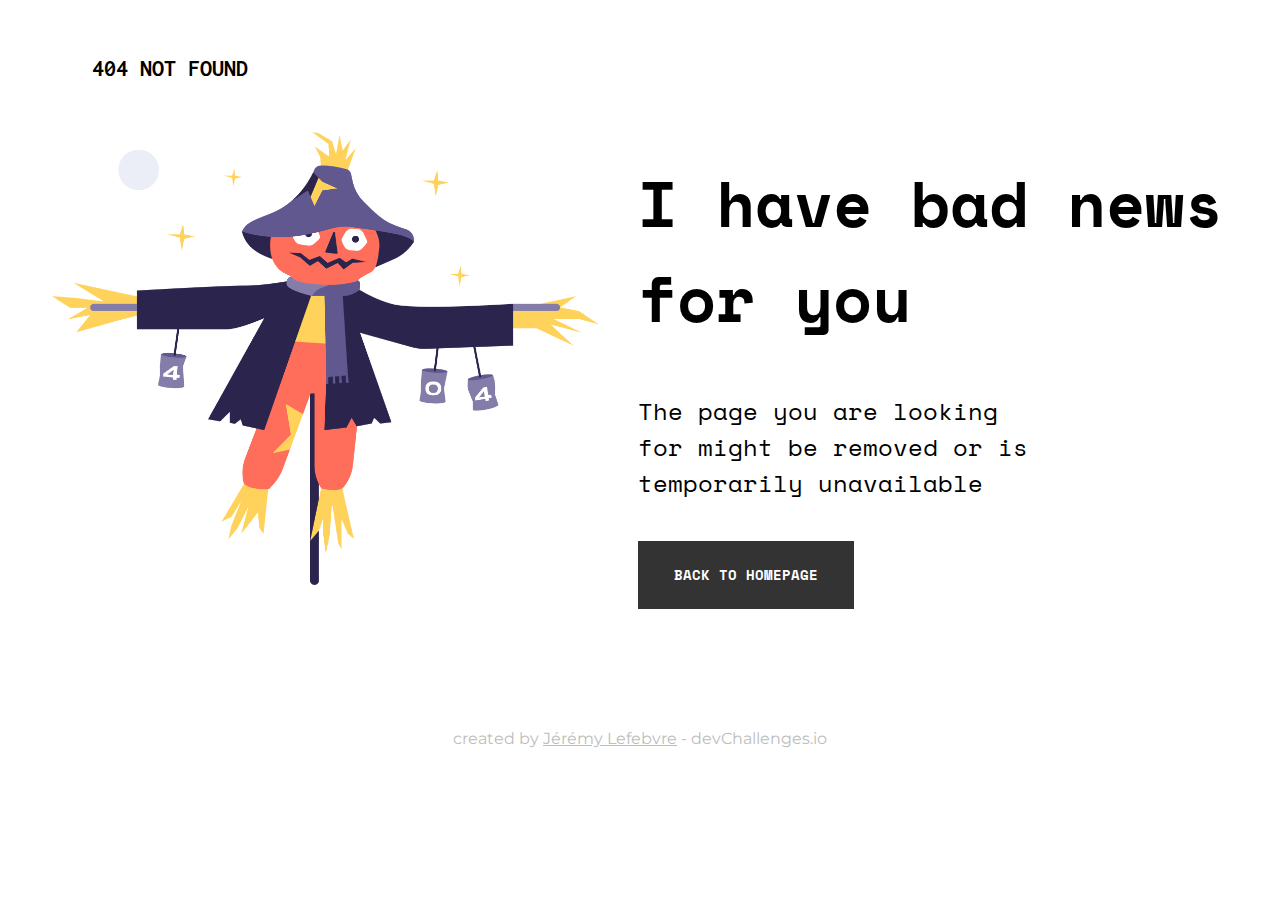
<file: 404-not-found/index.html>
<!DOCTYPE html>
<html lang="fr">
<head>
  <meta charset="UTF-8" />
  <meta http-equiv="X-UA-Compatible" content="IE=edge" />
  <meta name="viewport" content="width=device-width, initial-scale=1.0" />
  <link rel="stylesheet" href="styles.css">
  <link rel="preconnect" href="https://fonts.googleapis.com">
  <link rel="preconnect" href="https://fonts.gstatic.com" crossorigin>
  <link href="https://fonts.googleapis.com/css2?family=Inconsolata:wght@700&family=Montserrat:wght@700&family=Space+Mono:wght@400;700&display=swap" rel="stylesheet">
  <title>404</title>
</head>
<body>
  <header>
    <p>404 NOT FOUND</p>
  </header>
  <main>
    
    
    <div class="image-container">
      <img id="scarecrow-img" src="img/Scarecrow.png" alt="Scarecrow">
    </div>
    
    <div class="message">
      <h1>I have bad news for you</h1>
      <p>The page you are looking for might be removed or is temporarily unavailable</p>
      <form action="https://www.w3docs.com/" method="get" target="_blank">
        <button type="submit">Back to homepage</button>
     </form>
    </div>
    
  </main>
  <footer>
    <div class="footer-container">created by <a href="#">Jérémy Lefebvre</a> - devChallenges.io</div>
  </footer>
</body>
</html>
</file>
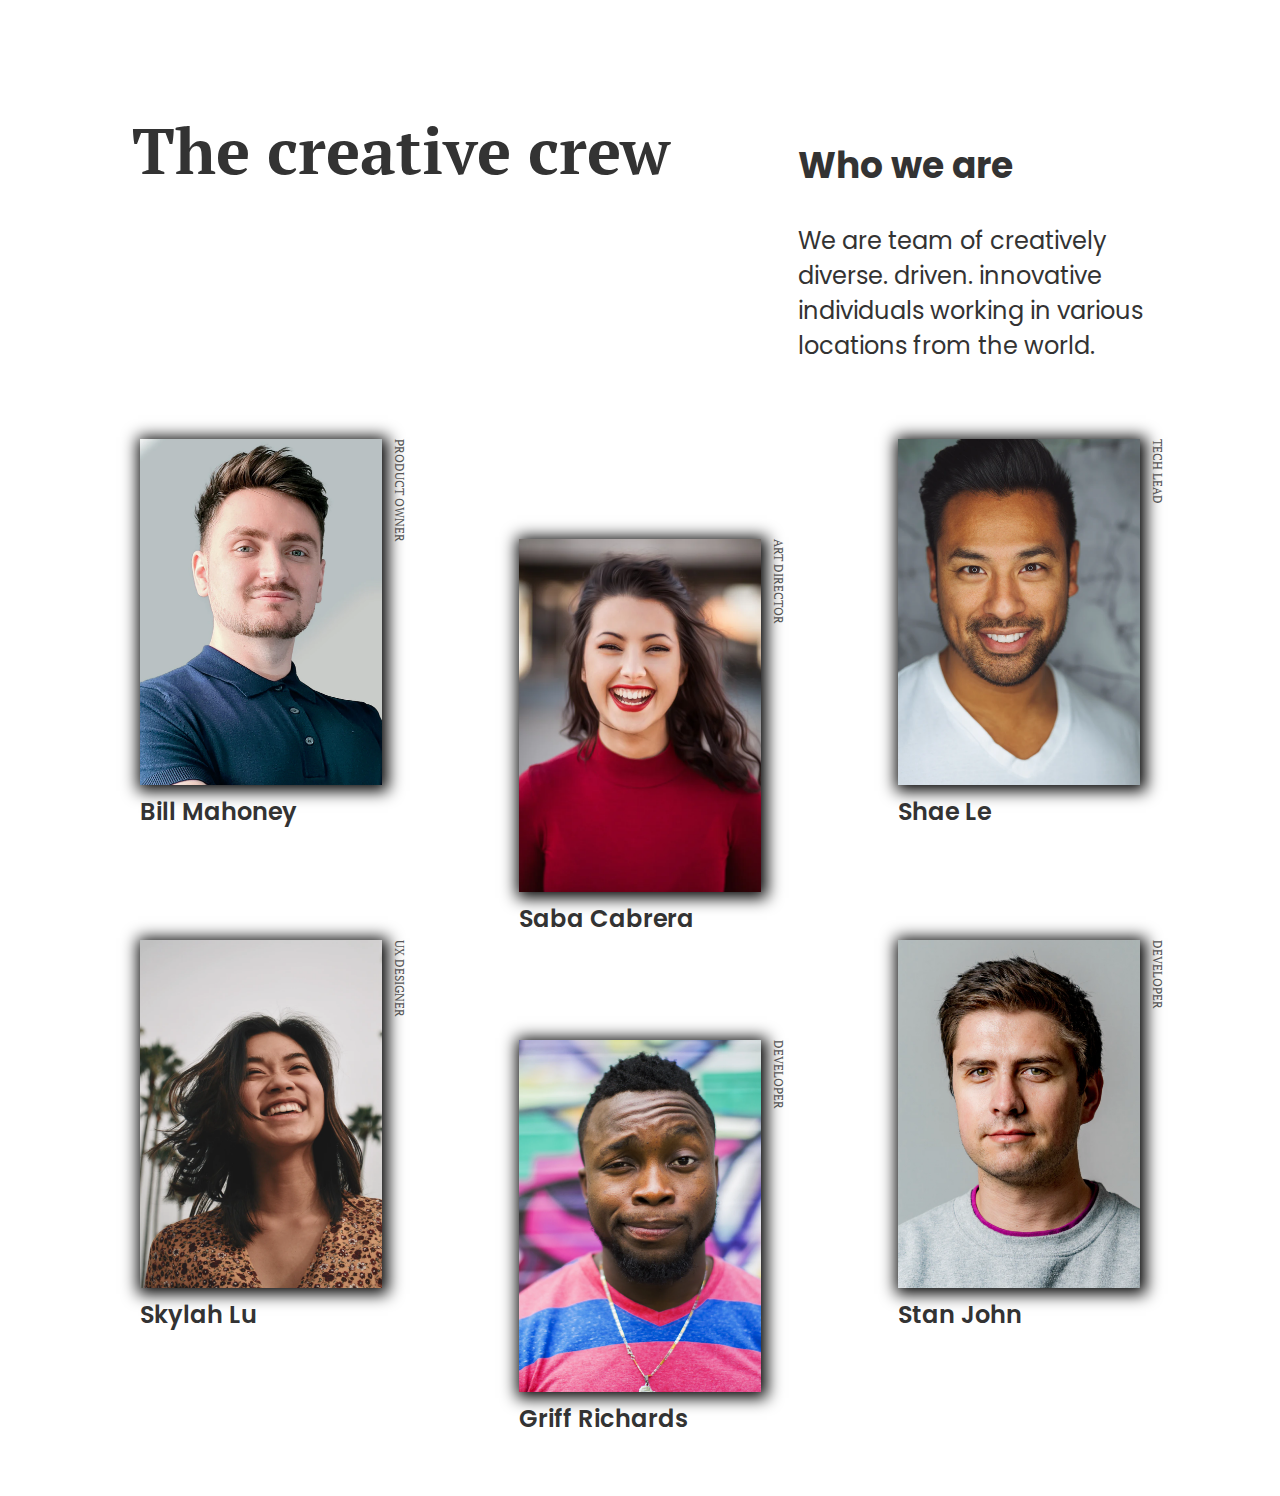
<file: my-team-page/index.html>
<!DOCTYPE html>
<html lang="fr">
<head>
    <meta charset="UTF-8">
    <meta http-equiv="X-UA-Compatible" content="IE=edge">
    <meta name="viewport" content="width=device-width, initial-scale=1.0">
    <link rel="stylesheet" href="style.css">
    <link rel="preconnect" href="https://fonts.googleapis.com">
    <link rel="preconnect" href="https://fonts.gstatic.com" crossorigin>
    <link href="https://fonts.googleapis.com/css2?family=PT+Serif:wght@700&family=Poppins:wght@400;600&display=swap" rel="stylesheet">
    <title>My Team page</title>
</head>
<body>
    <div class="top-panel">
        <div class="title">
            <h1>The creative crew</h1>
        </div>
        
        <div class="introduction">
            <h2>Who we are</h2>
            <p>We are team of creatively diverse.  driven.  innovative individuals working in various locations from the world.</p>
        </div>
    </div>
   
    
    <div class="team-presentation">
        <div class="team-member">
            <img src="img/photo1.png" alt="Crew1_photo" class="member-photo">
            <p class="member-name">Bill Mahoney</p>
            <p class="member-job">Product owner</p>
        </div>
        <div class="team-member">
            <img src="img/photo2.png" alt="Crew2_photo" class="member-photo">
            <p class="member-name">Saba Cabrera</p>
            <p class="member-job">Art director</p>
        </div>
        <div class="team-member">
            <img src="img/photo3.png" alt="Crew3_photo" class="member-photo">
            <p class="member-name">Shae Le</p>
            <p class="member-job">tech lead</p>
        </div>
        <div class="team-member">
            <img src="img/photo4.png" alt="Crew4_photo" class="member-photo">
            <p class="member-name">Skylah Lu</p>
            <p class="member-job">ux designer</p>
        </div>
        <div class="team-member">
            <img src="img/photo5.png" alt="Crew5_photo" class="member-photo">
            <p class="member-name">Griff Richards</p>
            <p class="member-job">developer</p>
        </div>
        <div class="team-member">
            <img src="img/photo6.png" alt="Crew6_photo" class="member-photo">
            <p class="member-name">Stan John</p>
            <p class="member-job">developer</p>
        </div>
    </div>
</body>
</html>
</file>
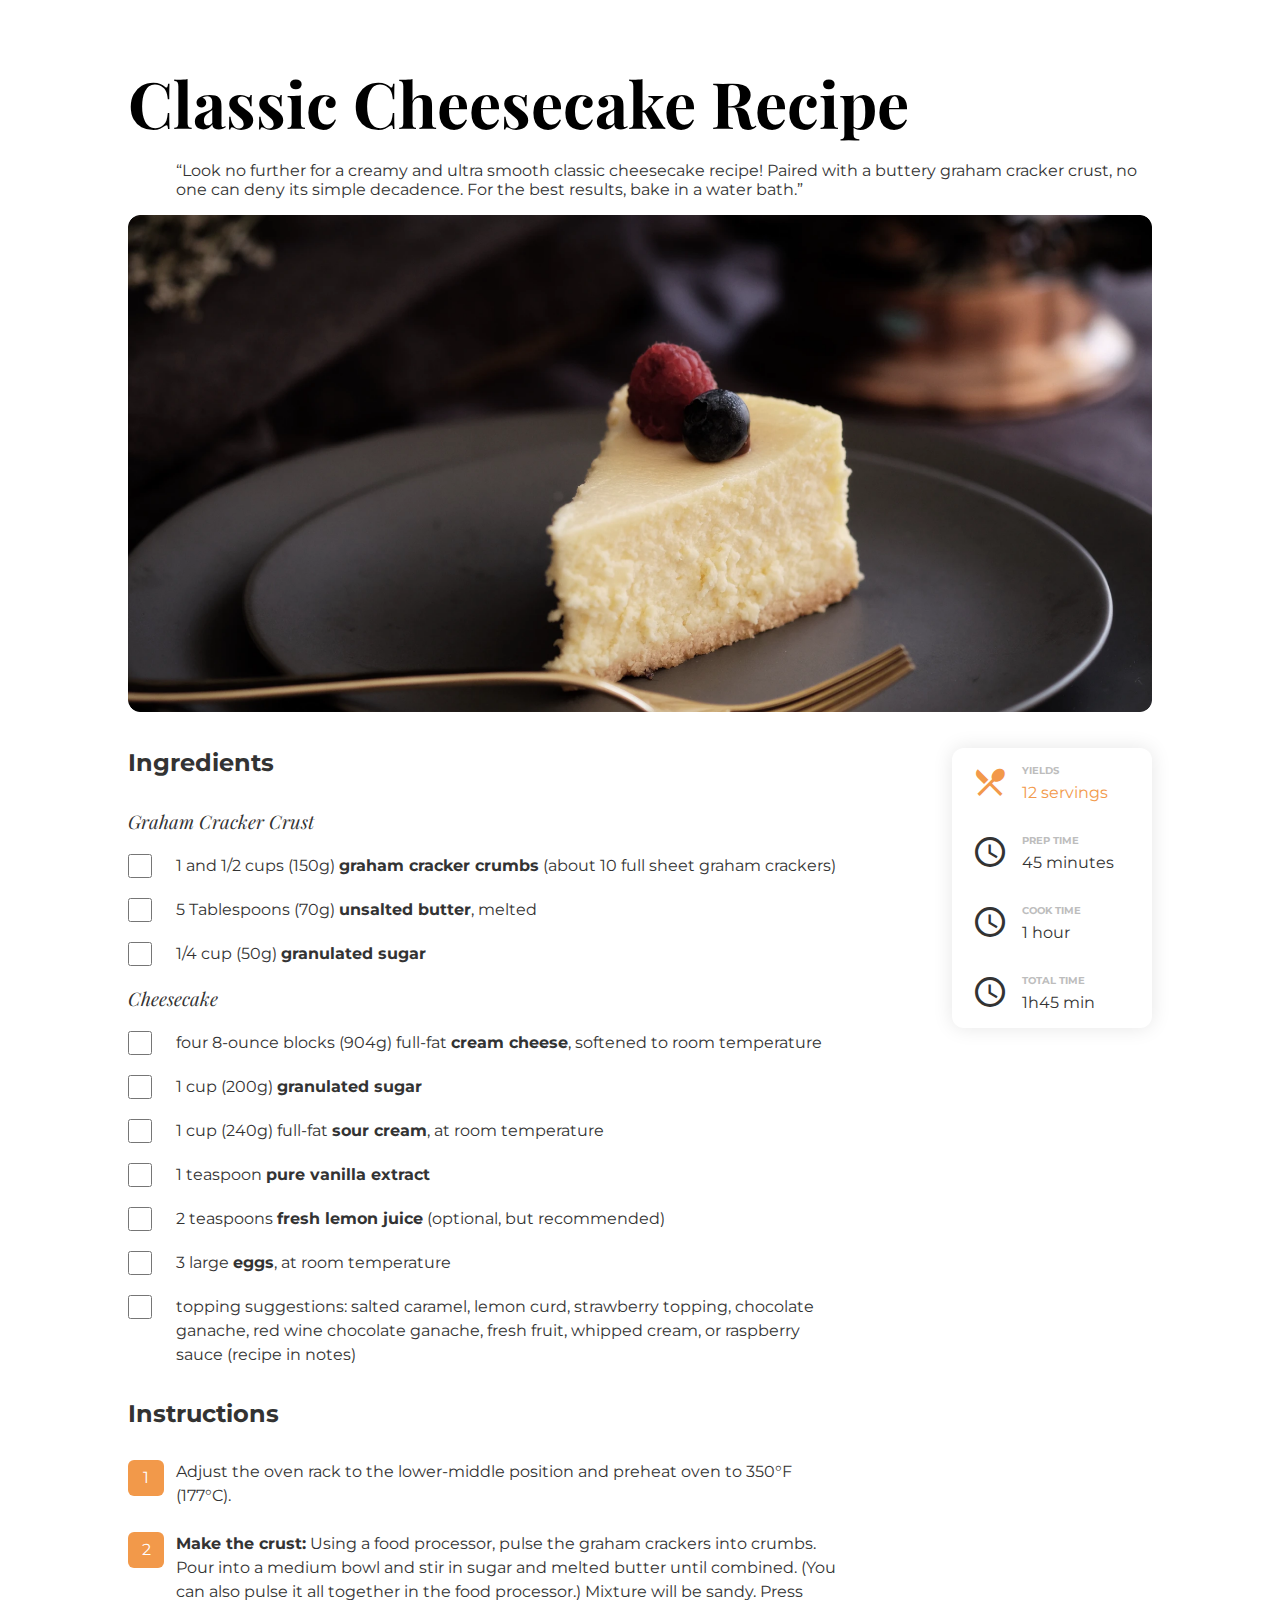
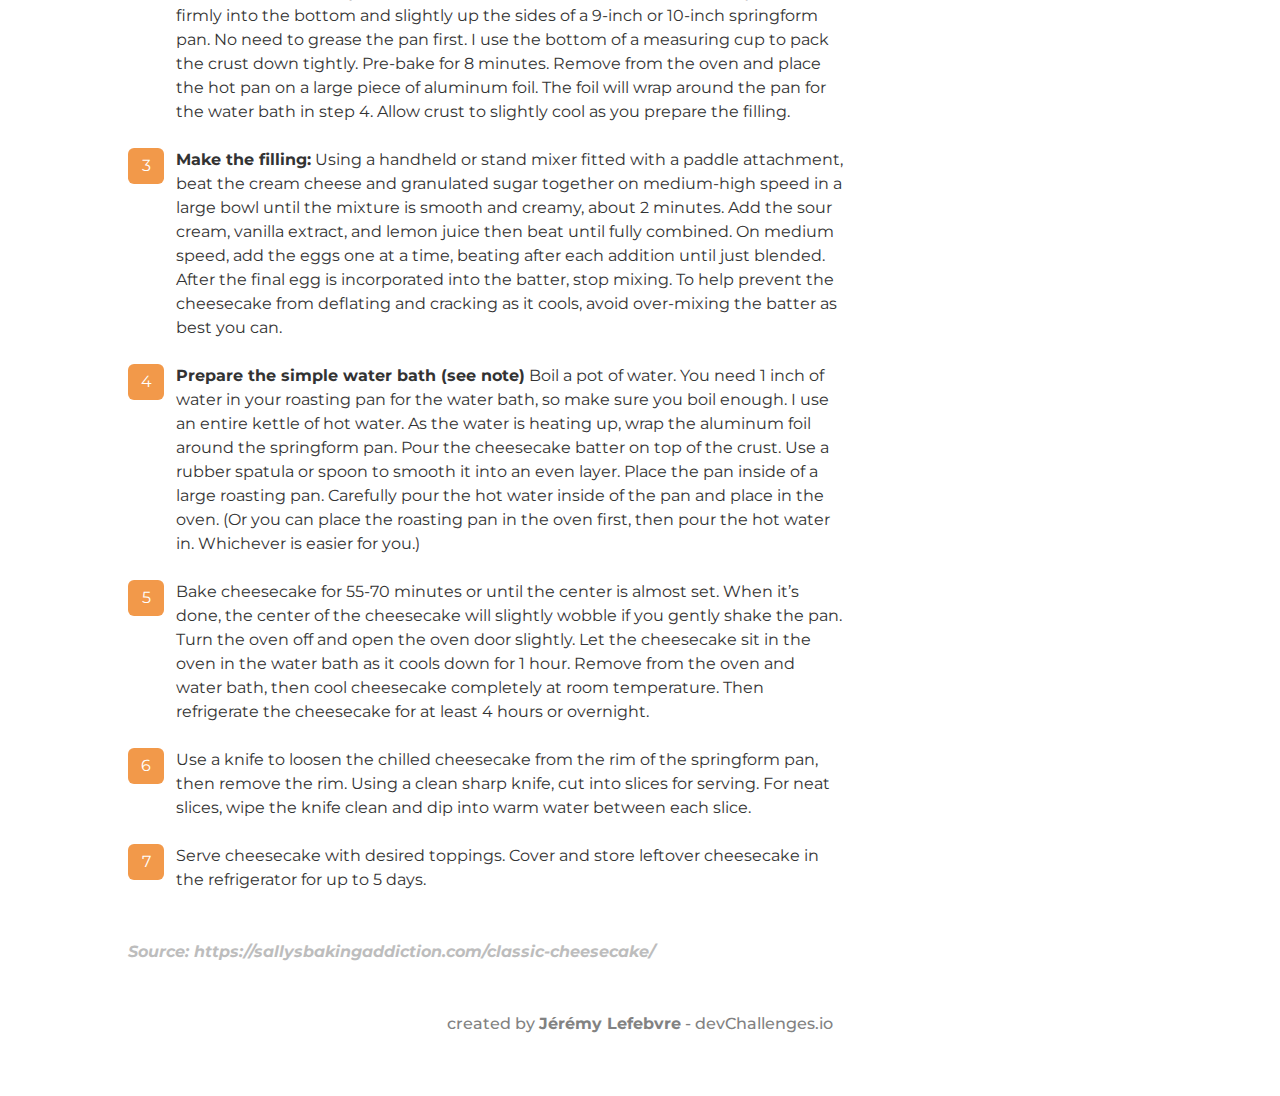
<file: recipe-page/index.html>
<!DOCTYPE html>
<html lang="en">
<head>
  <meta charset="UTF-8" />
  <meta http-equiv="X-UA-Compatible" content="IE=edge" />
  <meta name="viewport" content="width=device-width, initial-scale=1.0" />
  <link rel="stylesheet" href="style.css" />
  <link rel="preconnect" href="https://fonts.googleapis.com">
  <link rel="preconnect" href="https://fonts.gstatic.com" crossorigin>
  <link href="https://fonts.googleapis.com/css2?family=Montserrat:ital,wght@0,400;0,500;0,700;1,400&family=Playfair+Display:ital,wght@0,400;0,500;0,700;1,400&display=swap" rel="stylesheet">
  <link href="https://fonts.googleapis.com/icon?family=Material+Icons"
  rel="stylesheet">
  <title>recipe Blog</title>
</head>
<body>
  <div class="main-wrapper">
    <header>
      <div>
        <h1>Classic Cheesecake Recipe</h1>
        <div class="quote">
          <span class="material-icons md-36" id="drag-indicator">drag_indicator</span>
          <q
          >Look no further for a creamy and ultra smooth classic cheesecake
          recipe! Paired with a buttery graham cracker crust, no one can deny its
          simple decadence. For the best results, bake in a water bath.</q
          >
        </div>
      </div>
      
    </header>
    <main>
      <div class="recipe__photo">
        <img src="img/photo1.png" alt="recipe-illustration" />
      </div>
      <div class="recipe__container">
        <div class="recipe-info">
          <div class="recipe-info__item">
            <div class="recipe-info__icon">
              <span class="material-icons md-36 active">local_dining</span>
            </div>
            <div class="icon-infos">
              <div  class="recipe-info__category ">Yields</div>
              <p class="active">12 servings</p>
            </div>
          </div>
          <div class="recipe-info__item">
            <div class="recipe-info__icon">
              <span class="material-icons md-36">schedule</span>
            </div>
            <div class="icon-infos">
              <div  class="recipe-info__category">Prep time</div>
              <p>45 minutes</p>
            </div>
          </div>
          <div class="recipe-info__item">
            <div class="recipe-info__icon">
              <span class="material-icons md-36">schedule</span>
            </div>
            <div class="icon-infos">
              <div  class="recipe-info__category">cook time</div>
              <p>1 hour</p>
            </div>
          </div>
          <div class="recipe-info__item">
            <div class="recipe-info__icon">
              <span class="material-icons md-36">schedule</span>
            </div>
            <div class="icon-infos">
              <div   class="recipe-info__category">total time</div>
              <p>1h45 min</p>
            </div>
          </div>
        </div>
        <div class="recipe-ingredients">
          <h2>Ingredients</h2>
          <!-- <div class="recipe-part"> -->
            <h3>Graham Cracker Crust</h3>
            <div class="recipe-ingredient__input">
              <input
              type="checkbox"
              name="ingredient__1"
              id="ingredient__1" />
              <label for="ingredient__1"
              >1 and 1/2 cups (150g) <strong>graham cracker crumbs</strong> (about 10 full
              sheet graham crackers)</label
              >
            </div>
            <div class="recipe-ingredient__input">
              <input
              type="checkbox"
              name="ingredient__2"
              id="ingredient__2" />
              <label for="ingredient__2"
              >5 Tablespoons (70g) <strong>unsalted butter</strong>, melted</label
              >
            </div>
            <div class="recipe-ingredient__input">
              <input
              type="checkbox"
              name="ingredient__3"
              id="ingredient__3" />
              <label for="ingredient__3"
              >1/4 cup (50g) <strong>granulated sugar</strong></label
              >
            </div>
            <h3>Cheesecake</h3>
            <div class="recipe-ingredient__input">
              <input
              type="checkbox"
              name="ingredient__4"
              id="ingredient__4" />
              <label for="ingredient__4"
              >four 8-ounce blocks (904g) full-fat <strong>cream cheese</strong>, softened to
              room temperature</label
              >
            </div>
            <div class="recipe-ingredient__input">
              <input
              type="checkbox"
              name="ingredient__5"
              id="ingredient__5" />
              <label for="ingredient__5">1 cup (200g) <strong>granulated sugar</strong></label>
            </div>
            <div class="recipe-ingredient__input">
              <input
              type="checkbox"
              name="ingredient__6"
              id="ingredient__6" />
              <label for="ingredient__6"
              >1 cup (240g) full-fat <strong>sour cream</strong>, at room temperature</label
              >
            </div>
            <div class="recipe-ingredient__input">
              <input
              type="checkbox"
              name="ingredient__7"
              id="ingredient__7" />
              <label for="ingredient__7"
              >1 teaspoon <strong>pure vanilla extract</strong></label
              >
            </div>
            <div class="recipe-ingredient__input">
              <input
              type="checkbox"
              name="ingredient__8"
              id="ingredient__8" />
              <label for="ingredient__8"
              >2 teaspoons <strong>fresh lemon juice</strong> (optional, but
              recommended)</label
              >
            </div>
            <div class="recipe-ingredient__input">
              <input
              type="checkbox"
              name="ingredient__9"
              id="ingredient__9" />
              <label for="ingredient__9"
              >3 large <strong>eggs</strong>, at room temperature</label
              >
            </div>
            <div class="recipe-ingredient__input">
              <input
              type="checkbox"
              name="ingredient__10"
              id="ingredient__10" />
              <label for="ingredient__10"
              >topping suggestions: <span class="suggestion">
                salted caramel, lemon curd, strawberry
                topping, chocolate ganache, red wine chocolate ganache, fresh
                fruit, whipped cream, or raspberry sauce
              </span> (recipe in notes)
            </label>
          <!-- </div> -->
        </div>
      </div>
      
      <div class="recipe-instructions">
        <h2>Instructions</h2>
        <div class="recipe-instructions__stage">
          <div class="recipe-instructions__stage__number">1</div>
          <div class="recipe-instructions__stage__details">
            Adjust the oven rack to the lower-middle position and preheat oven
            to 350°F (177°C).
          </div>
        </div>
        <div class="recipe-instructions__stage">
          <div class="recipe-instructions__stage__number">2</div>
          <div class="recipe-instructions__stage__details">
            <strong>Make the crust:</strong> Using a food processor, pulse the graham crackers
            into crumbs. Pour into a medium bowl and stir in sugar and melted
            butter until combined. (You can also pulse it all together in the
            food processor.) Mixture will be sandy. Press firmly into the
            bottom and slightly up the sides of a 9-inch or 10-inch springform
            pan. No need to grease the pan first. I use the bottom of a
            measuring cup to pack the crust down tightly. Pre-bake for 8
            minutes. Remove from the oven and place the hot pan on a large
            piece of aluminum foil. The foil will wrap around the pan for the
            water bath in step 4. Allow crust to slightly cool as you prepare
            the filling.
          </div>
        </div>
        <div class="recipe-instructions__stage">
          <div class="recipe-instructions__stage__number">3</div>
          <div class="recipe-instructions__stage__details">
            <strong>Make the filling:</strong> Using a handheld or stand mixer fitted with a
            paddle attachment, beat the cream cheese and granulated sugar
            together on medium-high speed in a large bowl until the mixture is
            smooth and creamy, about 2 minutes. Add the sour cream, vanilla
            extract, and lemon juice then beat until fully combined. On medium
            speed, add the eggs one at a time, beating after each addition
            until just blended. After the final egg is incorporated into the
            batter, stop mixing. To help prevent the cheesecake from deflating
            and cracking as it cools, avoid over-mixing the batter as best you
            can.
          </div>
        </div>
        <div class="recipe-instructions__stage">
          <div class="recipe-instructions__stage__number">4</div>
          <div class="recipe-instructions__stage__details">
            <strong>Prepare the simple water bath (see note)</strong> Boil a pot of water. You
            need 1 inch of water in your roasting pan for the water bath, so
            make sure you boil enough. I use an entire kettle of hot water. As
            the water is heating up, wrap the aluminum foil around the
            springform pan. Pour the cheesecake batter on top of the crust.
            Use a rubber spatula or spoon to smooth it into an even layer.
            Place the pan inside of a large roasting pan. Carefully pour the
            hot water inside of the pan and place in the oven. (Or you can
            place the roasting pan in the oven first, then pour the hot water
            in. Whichever is easier for you.)
          </div>
        </div>
        <div class="recipe-instructions__stage">
          <div class="recipe-instructions__stage__number">5</div>
          <div class="recipe-instructions__stage__details">
            Bake cheesecake for 55-70 minutes or until the center is almost
            set. When it’s done, the center of the cheesecake will slightly
            wobble if you gently shake the pan. Turn the oven off and open the
            oven door slightly. Let the cheesecake sit in the oven in the
            water bath as it cools down for 1 hour. Remove from the oven and
            water bath, then cool cheesecake completely at room temperature.
            Then refrigerate the cheesecake for at least 4 hours or overnight.
          </div>
        </div>
        <div class="recipe-instructions__stage">
          <div class="recipe-instructions__stage__number">6</div>
          <div class="recipe-instructions__stage__details">
            Use a knife to loosen the chilled cheesecake from the rim of the
            springform pan, then remove the rim. Using a clean sharp knife,
            cut into slices for serving. For neat slices, wipe the knife clean
            and dip into warm water between each slice.
          </div>
        </div>
        <div class="recipe-instructions__stage">
          <div class="recipe-instructions__stage__number">7</div>
          <div class="recipe-instructions__stage__details">
            Serve cheesecake with desired toppings. Cover and store leftover
            cheesecake in the refrigerator for up to 5 days.
          </div>
        </div>
      </div>
      <div class="recipe-source">
        <a href="#">Source: https://sallysbakingaddiction.com/classic-cheesecake/</a>
      </div>
    </div>
  </main>
  <footer>
    <div class="footer-container">created by <a href="#">Jérémy Lefebvre</a> - devChallenges.io</div>
  </footer>
</div>
</body>
</html>
</file>
<file: 404-not-found/styles.css>
body{
    padding: 24px;
    display: flex;
    flex-direction: column;
    justify-content: space-between;
}

a{
    text-decoration: none;
}

header{
    height: 80px;
    margin-left: 60px;
}

header p {
    font-family: 'Inconsolata', monospace;
    /* position: absolute;
    top: 40px;
    left: 77px; */
    font-weight: 700;
    font-size: 24px;
    line-height: 25.18px;
}


main {
    width: 100%;
    /* height: 900px; */
    display: flex;
    flex-direction: row;
    align-items: center;
    justify-content: space-around;
}

.image-container {
    width: 45%;
}

img{
    width: 100%;
    height: auto;
}

.message{
    display: flex;
    flex-direction: column;
}

.message h1{
    font-size: 64px;
    font-weight: 700;
    font-family: 'Space Mono', monospace;
    text-align: left;
    max-width: 590px;
    margin-bottom: 1.5rem;
}
.message p {
    font-family: 'Space Mono', monospace;
    font-size: 24px;
    font-weight: 400;
    max-width: 400px;
    margin-bottom: 2.5rem;
}


button {
    background-color: #333;
    box-sizing: border-box;
    width: 216px;
    height: 68px;
    border: none;
    color: #FFF;
    text-transform: uppercase;
    font-family: 'Space Mono', monospace;
    font-size: 14px;
    font-weight: 700;
}

.footer-container{
    width: 100%;
    text-align: center;
    font-family: 'Montserrat', sans-serif;
    margin-top: 120px;
    align-self: flex-end;
    /* position: absolute; */
    /* bottom: 24px; */
    color: #BDBDBD;
    ;
}

footer a {
    color: #BDBDBD;
    text-decoration: underline;
}

@media screen and (max-width: 800px){
    
    body{
        padding: 12px;
    }
    
    header{
        height: 40px;
    }
    
    header p{
        font-size: 24px;
    }
    
    main {
        flex-direction: column;
        
    }
    
    .image-container{
        padding-top: 40px;
        width: 90%;
    }
}
</file>
<file: my-team-page/style.css>
:root {
    --main-color: #333;
    --secondary-color: #555;
    --ff-base : 'Poppins', sans-serif;
    --ff-second : 'PT Serif', serif;
    --fs-400: 18px;
    --fw-600:600;
    --fs-base: 1.5rem;
}

*, *:before, *:after{
    box-sizing: border-box;
}

body {
    padding: 100px;
    font-family: var(--ff-base);
    font-size: var(--fs-base);
    font-weight: var(--fw-600);
    color: var(--main-color);
}

.top-panel {
    display: flex;
    justify-content: space-around;
}

.title {
    padding-left: 24px;
}

h1 {
    font-family: 'PT Serif', serif;
    font-size: 4rem;
    font-weight: 700;
    margin: 0;
}

.introduction {
    padding-right: 24px;
}


.introduction p {
    font-weight: 400;
    max-width: 450px;
}

.team-presentation {
    display: flex;
    flex-wrap: wrap;
    justify-content: space-between;
}

.team-member {
    position: relative;
    width: 25%;
    padding: 12px;
    margin: 40px 20px;
}

.team-presentation div:nth-of-type(3n-1) {
    position: relative;
    top: 100px;
}


.team-member .member-photo {
    width: 100%;
    box-shadow: 2px 2px 15px 4px #000;

}

.team-member .member-name {
    font-size: 1.5rem;
    margin: 0;
}

.team-member .member-job {
    font-family: 'PT Serif', serif;
    color: var(--secondary-color);
    font-size: 0.75rem;
    font-weight: 400;
    text-transform: uppercase;
    writing-mode: vertical-rl;
    text-orientation: mixed;
    position: absolute;
    right: -25px;
    top: 12px
}

@media screen and (max-width: 1440px) {
    .top-panel {
        justify-content: space-between;
    }

    h1 {
        font-size: 4rem;
    }

    .introduction p {
        max-width: 350px;
    }
}


@media screen and (max-width: 985px) {

    .top-panel {
        flex-direction: column;
    }

    .introduction {
        padding-left: 24px;
    }

    .introduction h2 {
        margin: 0;
    }

    .introduction p {
        max-width: max-content;
        margin: 8px 0 0;
    }

    .team-member {
        width: 40%;
    }
    .team-presentation div:nth-of-type(3n-1){
        position: inherit;
    }

    .team-presentation div:nth-of-type(2n) {
        position: relative;
        top: 100px;

    }
}

@media screen and (max-width: 860px) {

    body {
        padding: 40px;
    }

    .team-presentation {
        width: 100%;
        margin: 0 auto;
    }


    .team-member {
        width: 100%;
    }

    .team-presentation div:nth-of-type(2n) {
        position: relative;
        left: 0;
        top: 0px;
    }

    .team-presentation div:nth-of-type(2n+1) {
        position: relative;
        right: 0;
        top: 0px;

    }
}
</file>
<file: recipe-page/style.css>
@import url('https://fonts.googleapis.com/css2?family=Playfair+Display:ital,wght@0,700;1,400&display=swap');
@import url('https://fonts.googleapis.com/css2?family=Montserrat:ital,wght@0,400;0,500;0,700;1,400;1,500&display=swap');

:root{
    --base-color:#333;
    --light-color: #BDBDBD;
    --accent-color:#F2994A;
    --ff-primary: 'Montserrat', sans-serif;
    --ff-secondary:  'Playfair Display', serif;
    --lh-base: 1.5rem;
}

*, *:before, *:after{
    box-sizing: border-box;
}

body{
    color: var(--base-color);
    font-family: var(--ff-primary);
    margin: 0;
}

h1,h2, h3, p, input{
    margin: 0;
}

a{
    text-decoration: none;
    font-weight: bold;
}

h1{
    color: #000;
    font-family: var(--ff-secondary);
    font-size: 4rem;
}

h2{
    margin: 32px 0;
}

h3{
    font-family: var(--ff-secondary);
    font-style: italic;
    font-weight: 400;
    margin: 16px 0;
}

.main-wrapper{
    display: flex;
    flex-direction: column;
    width: 80%;
    margin: 60px auto;
}

.quote{
    position: relative;
}

.quote #drag-indicator{
    position: absolute;
    top: -8px;
    color:var(--light-color);
    transform: rotate(90deg) translateX(6px);
}

.quote q{
    display: block;
    margin: 16px 0;
    padding-left: 3rem;
}

.recipe__photo img{
    width: 100%;
}

.recipe__container{
    position: relative;
}

.recipe-info{
    position: absolute;
    right: 0;
    display: flex;
    flex-direction: column;
    justify-content: space-evenly;
    align-items: center;
    width: 25%;
    max-width: 200px;
    box-shadow: 0px 0px 20px rgba(0, 0, 0, 0.1);
    border-radius: 12px;
}

.recipe-info__item{
    display: flex;
    margin: 16px auto;
    width: 80%;
}

.material-icons.md-36{
    margin-right: 14px;
    display: block;
    font-size: 36px;
    color: var(--base-color);
}

.recipe-info__item .active{
    color: var(--accent-color);
}

.recipe-info__category{
    color: var(--light-color);
    text-transform: uppercase;
    font-size: 10px;
    font-weight: 700;
    margin-bottom: 6px;
}

.recipe-instructions, .recipe-ingredients{
    width: 70%;
}

.recipe-ingredient__input{
    margin: 20px 0;
}

.recipe-ingredient__input input[type=checkbox]{
    width: 24px;
    height: 24px;
    position: absolute;
}

.recipe-ingredient__input label{
    display:inline-block;
    line-height: var(--lh-base);
    padding-left:3em;
}

.recipe-instructions__stage{
    display: flex;
    margin: 24px 0;
}

.recipe-instructions__stage .recipe-instructions__stage__number{
    position: absolute;
    display: flex;
    justify-content: center;
    align-items: center;
    color: #FFF;
    width: 36px;
    height: 36px;
    background-color: var(--accent-color);
    border-radius: 6px;
    
}

.recipe-instructions__stage .recipe-instructions__stage__details{
    padding-left: 3em;
    line-height: var(--lh-base);
}

.recipe-source{
    color: var(--light-color);
    font-size: 1rem;
    font-style: italic;
    margin: 48px 0;
    line-height: var(--lh-base);
}

.recipe-source a{
    color: inherit;
}

footer .footer-container{
    color: #828282;
    text-align: center;
    font-weight: 500;
    line-height: 1.5rem;
}

.footer-container a{
    color: inherit;
}
</file>
